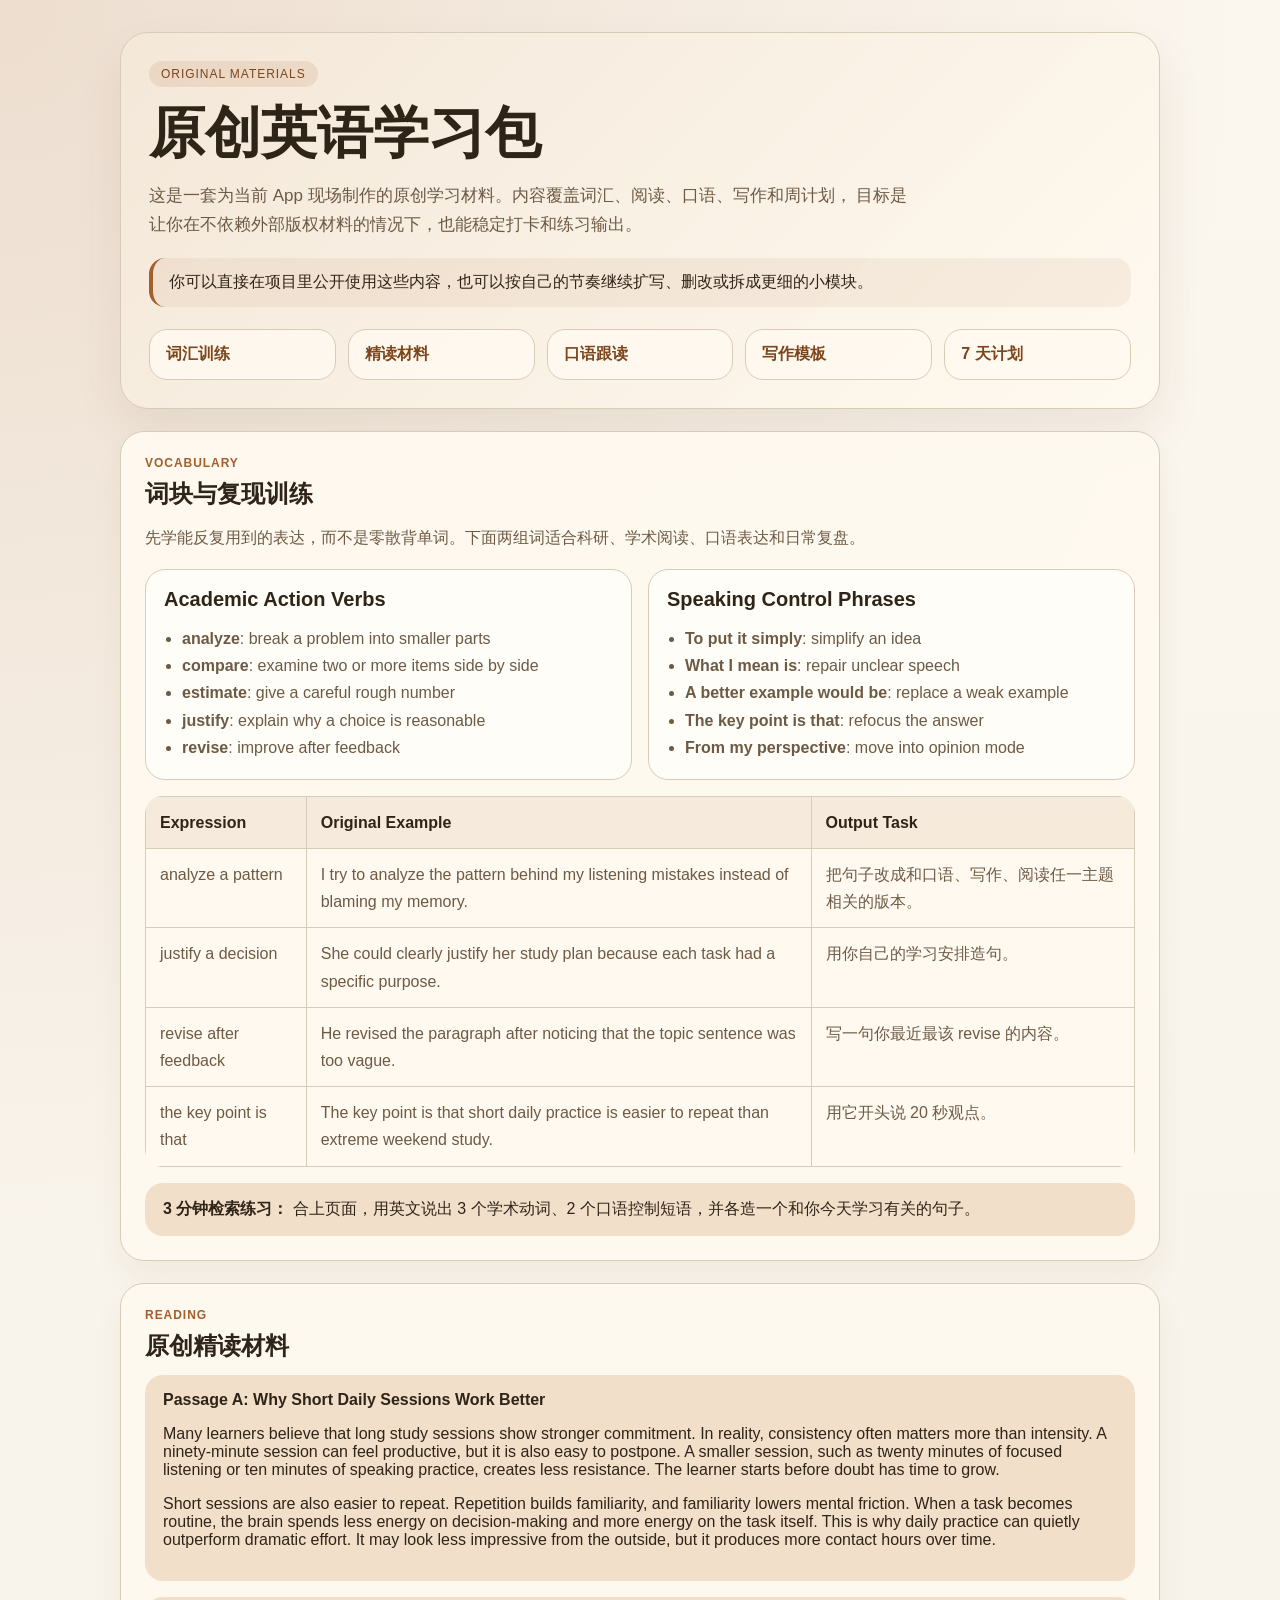
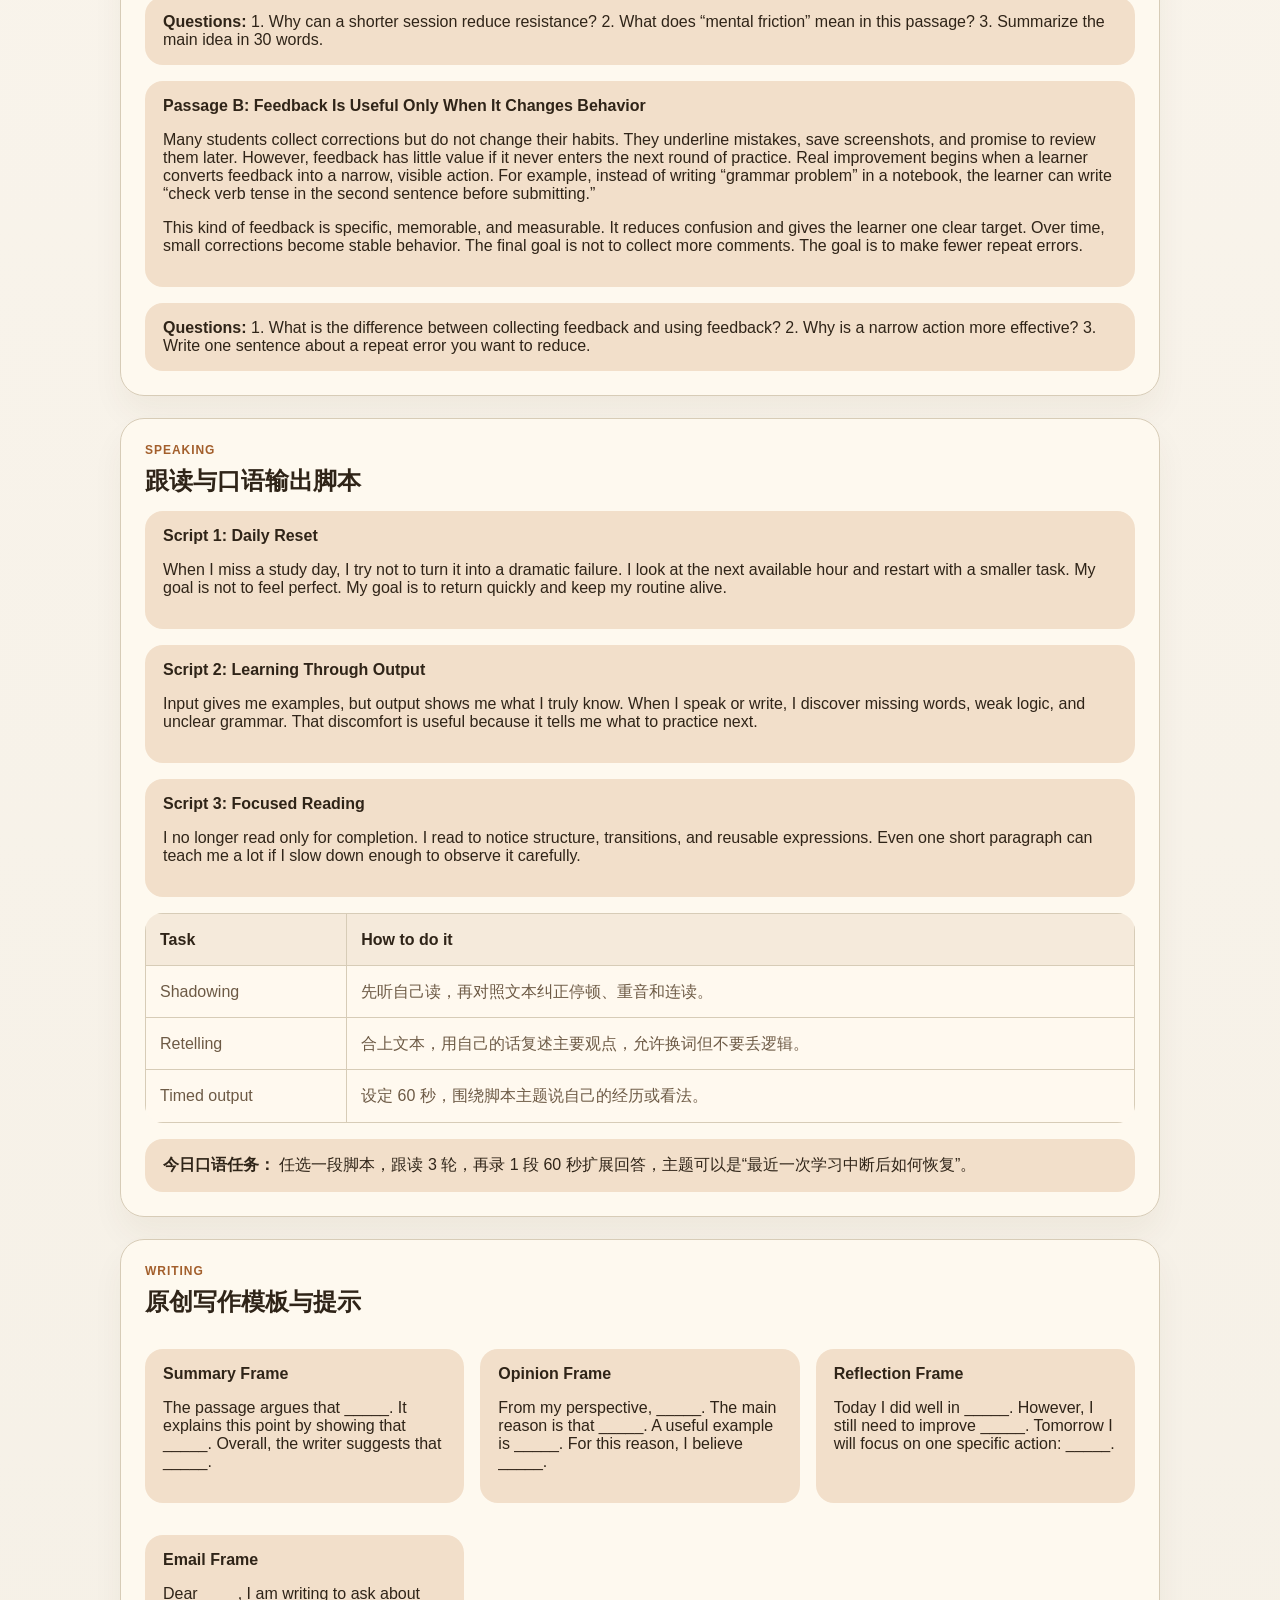
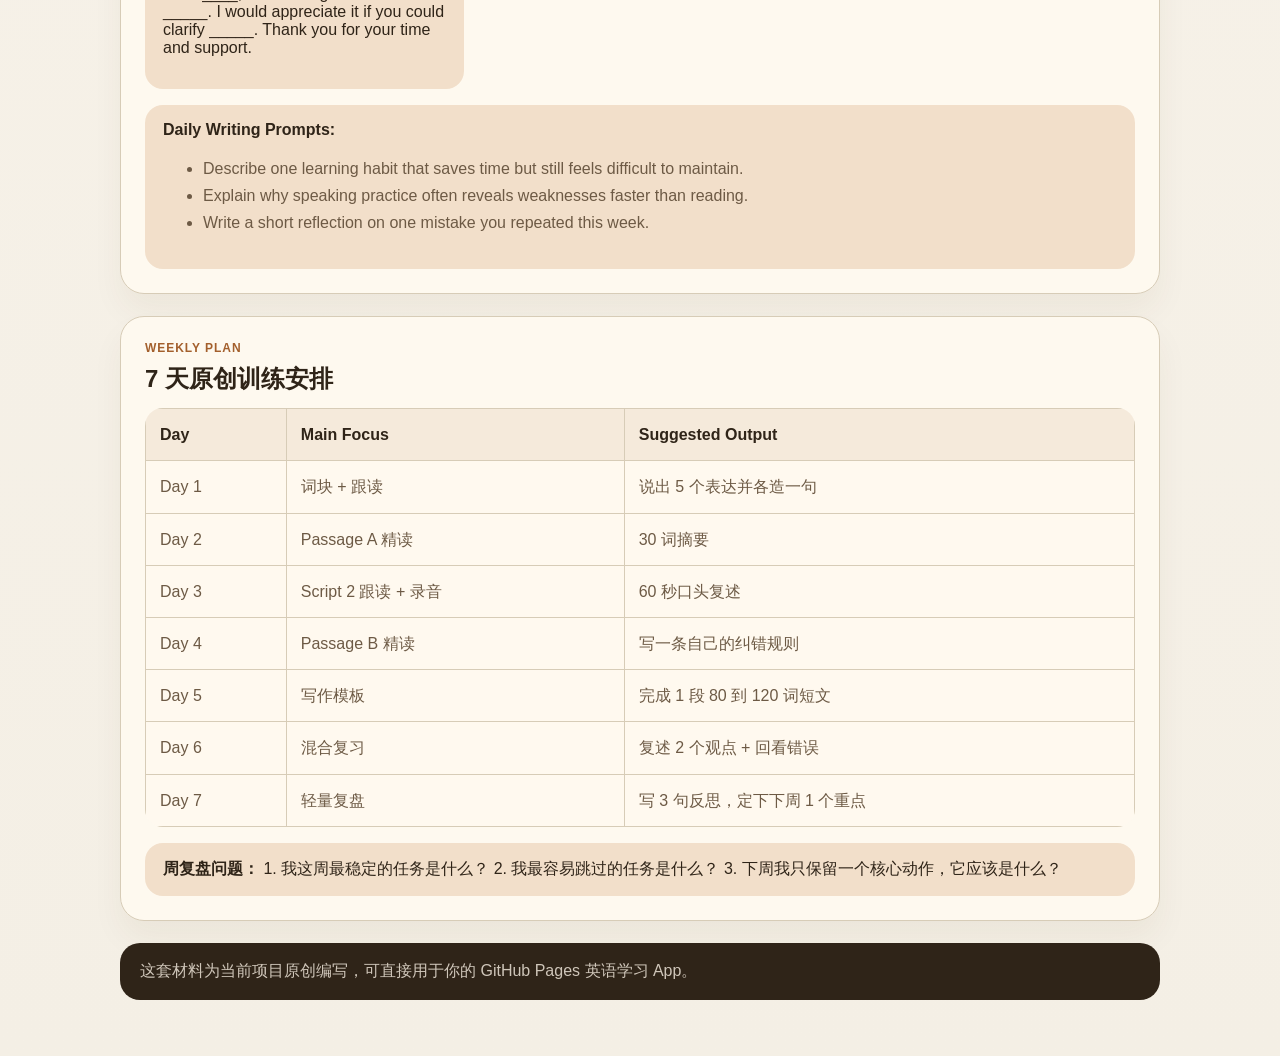
<file: materials/original-english-kit.html>
<!doctype html>
<html lang="zh-CN">
  <head>
    <meta charset="utf-8">
    <meta name="viewport" content="width=device-width, initial-scale=1">
    <title>原创英语学习包</title>
    <style>
      :root {
        --bg: #f4efe5;
        --panel: #fffaf0;
        --line: #d7ccb7;
        --text: #2f2418;
        --muted: #6d5a45;
        --accent: #a35f2c;
        --accent-soft: #f2dfca;
        --accent-strong: #7d451b;
      }

      * {
        box-sizing: border-box;
      }

      html {
        scroll-behavior: smooth;
      }

      body {
        margin: 0;
        font-family: "Space Grotesk", "Noto Sans SC", "Segoe UI", sans-serif;
        color: var(--text);
        background:
          radial-gradient(circle at top left, rgba(163, 95, 44, 0.16), transparent 28%),
          linear-gradient(180deg, #fbf6ee 0%, var(--bg) 100%);
      }

      a {
        color: var(--accent-strong);
      }

      .wrap {
        width: min(1040px, calc(100% - 32px));
        margin: 0 auto;
        padding: 32px 0 56px;
      }

      .hero {
        padding: 28px;
        border: 1px solid var(--line);
        border-radius: 28px;
        background:
          linear-gradient(135deg, rgba(163, 95, 44, 0.12), rgba(255, 250, 240, 0.96)),
          var(--panel);
        box-shadow: 0 24px 48px rgba(83, 54, 24, 0.08);
      }

      .eyebrow {
        display: inline-flex;
        padding: 6px 12px;
        border-radius: 999px;
        background: rgba(163, 95, 44, 0.12);
        color: var(--accent-strong);
        font-size: 12px;
        letter-spacing: 0.08em;
        text-transform: uppercase;
      }

      h1, h2, h3 {
        margin: 0;
        line-height: 1.15;
      }

      h1 {
        margin-top: 14px;
        font-size: clamp(34px, 6vw, 56px);
      }

      .hero p {
        max-width: 760px;
        color: var(--muted);
        font-size: 17px;
        line-height: 1.7;
      }

      .note {
        margin-top: 18px;
        padding: 14px 16px;
        border-left: 4px solid var(--accent);
        background: rgba(163, 95, 44, 0.08);
        border-radius: 16px;
      }

      .toc {
        display: grid;
        grid-template-columns: repeat(auto-fit, minmax(170px, 1fr));
        gap: 12px;
        margin: 22px 0 0;
      }

      .toc a {
        display: block;
        padding: 14px 16px;
        border: 1px solid var(--line);
        border-radius: 18px;
        background: rgba(255, 250, 240, 0.85);
        text-decoration: none;
        font-weight: 700;
      }

      section {
        margin-top: 22px;
        padding: 24px;
        border: 1px solid var(--line);
        border-radius: 24px;
        background: rgba(255, 250, 240, 0.92);
        box-shadow: 0 18px 32px rgba(83, 54, 24, 0.05);
      }

      section > p,
      li,
      td,
      th {
        line-height: 1.7;
        color: var(--muted);
      }

      .kicker {
        margin-bottom: 10px;
        color: var(--accent);
        font-size: 12px;
        font-weight: 700;
        letter-spacing: 0.08em;
        text-transform: uppercase;
      }

      .grid {
        display: grid;
        grid-template-columns: repeat(auto-fit, minmax(240px, 1fr));
        gap: 16px;
        margin-top: 18px;
      }

      .card {
        padding: 18px;
        border: 1px solid var(--line);
        border-radius: 20px;
        background: #fffdf8;
      }

      .card h3 {
        font-size: 20px;
      }

      .card ul {
        padding-left: 18px;
        margin: 14px 0 0;
      }

      .prompt,
      .script,
      .passage,
      .frame {
        margin-top: 16px;
        padding: 16px 18px;
        border-radius: 18px;
        background: var(--accent-soft);
      }

      .prompt strong,
      .script strong,
      .passage strong,
      .frame strong {
        color: var(--text);
      }

      table {
        width: 100%;
        border-collapse: collapse;
        margin-top: 16px;
        overflow: hidden;
        border-radius: 18px;
      }

      th,
      td {
        padding: 12px 14px;
        border: 1px solid var(--line);
        text-align: left;
        vertical-align: top;
        background: rgba(255, 250, 240, 0.85);
      }

      th {
        color: var(--text);
        background: rgba(163, 95, 44, 0.1);
      }

      .footer {
        margin-top: 22px;
        padding: 18px 20px;
        border-radius: 20px;
        background: #2f2418;
        color: #f8efe2;
      }

      .footer p {
        margin: 0;
        color: rgba(248, 239, 226, 0.8);
      }

      @media (max-width: 720px) {
        .wrap {
          width: min(100% - 20px, 1040px);
          padding-top: 18px;
        }

        .hero,
        section {
          padding: 18px;
          border-radius: 20px;
        }
      }
    </style>
  </head>
  <body>
    <main class="wrap">
      <header class="hero">
        <span class="eyebrow">Original Materials</span>
        <h1>原创英语学习包</h1>
        <p>
          这是一套为当前 App 现场制作的原创学习材料。内容覆盖词汇、阅读、口语、写作和周计划，
          目标是让你在不依赖外部版权材料的情况下，也能稳定打卡和练习输出。
        </p>
        <div class="note">
          你可以直接在项目里公开使用这些内容，也可以按自己的节奏继续扩写、删改或拆成更细的小模块。
        </div>
        <nav class="toc" aria-label="目录">
          <a href="#vocabulary">词汇训练</a>
          <a href="#reading">精读材料</a>
          <a href="#speaking">口语跟读</a>
          <a href="#writing">写作模板</a>
          <a href="#weekly-plan">7 天计划</a>
        </nav>
      </header>

      <section id="vocabulary">
        <div class="kicker">Vocabulary</div>
        <h2>词块与复现训练</h2>
        <p>
          先学能反复用到的表达，而不是零散背单词。下面两组词适合科研、学术阅读、口语表达和日常复盘。
        </p>
        <div class="grid">
          <article class="card">
            <h3>Academic Action Verbs</h3>
            <ul>
              <li><strong>analyze</strong>: break a problem into smaller parts</li>
              <li><strong>compare</strong>: examine two or more items side by side</li>
              <li><strong>estimate</strong>: give a careful rough number</li>
              <li><strong>justify</strong>: explain why a choice is reasonable</li>
              <li><strong>revise</strong>: improve after feedback</li>
            </ul>
          </article>
          <article class="card">
            <h3>Speaking Control Phrases</h3>
            <ul>
              <li><strong>To put it simply</strong>: simplify an idea</li>
              <li><strong>What I mean is</strong>: repair unclear speech</li>
              <li><strong>A better example would be</strong>: replace a weak example</li>
              <li><strong>The key point is that</strong>: refocus the answer</li>
              <li><strong>From my perspective</strong>: move into opinion mode</li>
            </ul>
          </article>
        </div>

        <table>
          <thead>
            <tr>
              <th>Expression</th>
              <th>Original Example</th>
              <th>Output Task</th>
            </tr>
          </thead>
          <tbody>
            <tr>
              <td>analyze a pattern</td>
              <td>I try to analyze the pattern behind my listening mistakes instead of blaming my memory.</td>
              <td>把句子改成和口语、写作、阅读任一主题相关的版本。</td>
            </tr>
            <tr>
              <td>justify a decision</td>
              <td>She could clearly justify her study plan because each task had a specific purpose.</td>
              <td>用你自己的学习安排造句。</td>
            </tr>
            <tr>
              <td>revise after feedback</td>
              <td>He revised the paragraph after noticing that the topic sentence was too vague.</td>
              <td>写一句你最近最该 revise 的内容。</td>
            </tr>
            <tr>
              <td>the key point is that</td>
              <td>The key point is that short daily practice is easier to repeat than extreme weekend study.</td>
              <td>用它开头说 20 秒观点。</td>
            </tr>
          </tbody>
        </table>

        <div class="prompt">
          <strong>3 分钟检索练习：</strong>
          合上页面，用英文说出 3 个学术动词、2 个口语控制短语，并各造一个和你今天学习有关的句子。
        </div>
      </section>

      <section id="reading">
        <div class="kicker">Reading</div>
        <h2>原创精读材料</h2>
        <div class="passage">
          <strong>Passage A: Why Short Daily Sessions Work Better</strong>
          <p>
            Many learners believe that long study sessions show stronger commitment. In reality, consistency often matters more than intensity.
            A ninety-minute session can feel productive, but it is also easy to postpone. A smaller session, such as twenty minutes of focused listening
            or ten minutes of speaking practice, creates less resistance. The learner starts before doubt has time to grow.
          </p>
          <p>
            Short sessions are also easier to repeat. Repetition builds familiarity, and familiarity lowers mental friction. When a task becomes routine,
            the brain spends less energy on decision-making and more energy on the task itself. This is why daily practice can quietly outperform dramatic effort.
            It may look less impressive from the outside, but it produces more contact hours over time.
          </p>
        </div>
        <div class="prompt">
          <strong>Questions:</strong>
          1. Why can a shorter session reduce resistance?
          2. What does “mental friction” mean in this passage?
          3. Summarize the main idea in 30 words.
        </div>

        <div class="passage">
          <strong>Passage B: Feedback Is Useful Only When It Changes Behavior</strong>
          <p>
            Many students collect corrections but do not change their habits. They underline mistakes, save screenshots, and promise to review them later.
            However, feedback has little value if it never enters the next round of practice. Real improvement begins when a learner converts feedback into a narrow,
            visible action. For example, instead of writing “grammar problem” in a notebook, the learner can write “check verb tense in the second sentence before submitting.”
          </p>
          <p>
            This kind of feedback is specific, memorable, and measurable. It reduces confusion and gives the learner one clear target. Over time, small corrections become stable behavior.
            The final goal is not to collect more comments. The goal is to make fewer repeat errors.
          </p>
        </div>
        <div class="prompt">
          <strong>Questions:</strong>
          1. What is the difference between collecting feedback and using feedback?
          2. Why is a narrow action more effective?
          3. Write one sentence about a repeat error you want to reduce.
        </div>
      </section>

      <section id="speaking">
        <div class="kicker">Speaking</div>
        <h2>跟读与口语输出脚本</h2>
        <div class="script">
          <strong>Script 1: Daily Reset</strong>
          <p>
            When I miss a study day, I try not to turn it into a dramatic failure. I look at the next available hour and restart with a smaller task.
            My goal is not to feel perfect. My goal is to return quickly and keep my routine alive.
          </p>
        </div>
        <div class="script">
          <strong>Script 2: Learning Through Output</strong>
          <p>
            Input gives me examples, but output shows me what I truly know. When I speak or write, I discover missing words, weak logic, and unclear grammar.
            That discomfort is useful because it tells me what to practice next.
          </p>
        </div>
        <div class="script">
          <strong>Script 3: Focused Reading</strong>
          <p>
            I no longer read only for completion. I read to notice structure, transitions, and reusable expressions. Even one short paragraph can teach me a lot if I slow down enough to observe it carefully.
          </p>
        </div>

        <table>
          <thead>
            <tr>
              <th>Task</th>
              <th>How to do it</th>
            </tr>
          </thead>
          <tbody>
            <tr>
              <td>Shadowing</td>
              <td>先听自己读，再对照文本纠正停顿、重音和连读。</td>
            </tr>
            <tr>
              <td>Retelling</td>
              <td>合上文本，用自己的话复述主要观点，允许换词但不要丢逻辑。</td>
            </tr>
            <tr>
              <td>Timed output</td>
              <td>设定 60 秒，围绕脚本主题说自己的经历或看法。</td>
            </tr>
          </tbody>
        </table>

        <div class="prompt">
          <strong>今日口语任务：</strong>
          任选一段脚本，跟读 3 轮，再录 1 段 60 秒扩展回答，主题可以是“最近一次学习中断后如何恢复”。
        </div>
      </section>

      <section id="writing">
        <div class="kicker">Writing</div>
        <h2>原创写作模板与提示</h2>
        <div class="grid">
          <article class="frame">
            <strong>Summary Frame</strong>
            <p>
              The passage argues that _____. It explains this point by showing that _____. Overall, the writer suggests that _____.
            </p>
          </article>
          <article class="frame">
            <strong>Opinion Frame</strong>
            <p>
              From my perspective, _____. The main reason is that _____. A useful example is _____. For this reason, I believe _____.
            </p>
          </article>
          <article class="frame">
            <strong>Reflection Frame</strong>
            <p>
              Today I did well in _____. However, I still need to improve _____. Tomorrow I will focus on one specific action: _____.
            </p>
          </article>
          <article class="frame">
            <strong>Email Frame</strong>
            <p>
              Dear ____, I am writing to ask about _____. I would appreciate it if you could clarify _____. Thank you for your time and support.
            </p>
          </article>
        </div>

        <div class="prompt">
          <strong>Daily Writing Prompts:</strong>
          <ul>
            <li>Describe one learning habit that saves time but still feels difficult to maintain.</li>
            <li>Explain why speaking practice often reveals weaknesses faster than reading.</li>
            <li>Write a short reflection on one mistake you repeated this week.</li>
          </ul>
        </div>
      </section>

      <section id="weekly-plan">
        <div class="kicker">Weekly Plan</div>
        <h2>7 天原创训练安排</h2>
        <table>
          <thead>
            <tr>
              <th>Day</th>
              <th>Main Focus</th>
              <th>Suggested Output</th>
            </tr>
          </thead>
          <tbody>
            <tr>
              <td>Day 1</td>
              <td>词块 + 跟读</td>
              <td>说出 5 个表达并各造一句</td>
            </tr>
            <tr>
              <td>Day 2</td>
              <td>Passage A 精读</td>
              <td>30 词摘要</td>
            </tr>
            <tr>
              <td>Day 3</td>
              <td>Script 2 跟读 + 录音</td>
              <td>60 秒口头复述</td>
            </tr>
            <tr>
              <td>Day 4</td>
              <td>Passage B 精读</td>
              <td>写一条自己的纠错规则</td>
            </tr>
            <tr>
              <td>Day 5</td>
              <td>写作模板</td>
              <td>完成 1 段 80 到 120 词短文</td>
            </tr>
            <tr>
              <td>Day 6</td>
              <td>混合复习</td>
              <td>复述 2 个观点 + 回看错误</td>
            </tr>
            <tr>
              <td>Day 7</td>
              <td>轻量复盘</td>
              <td>写 3 句反思，定下下周 1 个重点</td>
            </tr>
          </tbody>
        </table>

        <div class="prompt">
          <strong>周复盘问题：</strong>
          1. 我这周最稳定的任务是什么？
          2. 我最容易跳过的任务是什么？
          3. 下周我只保留一个核心动作，它应该是什么？
        </div>
      </section>

      <footer class="footer">
        <p>
          这套材料为当前项目原创编写，可直接用于你的 GitHub Pages 英语学习 App。
        </p>
      </footer>
    </main>
  </body>
</html>
</file>
